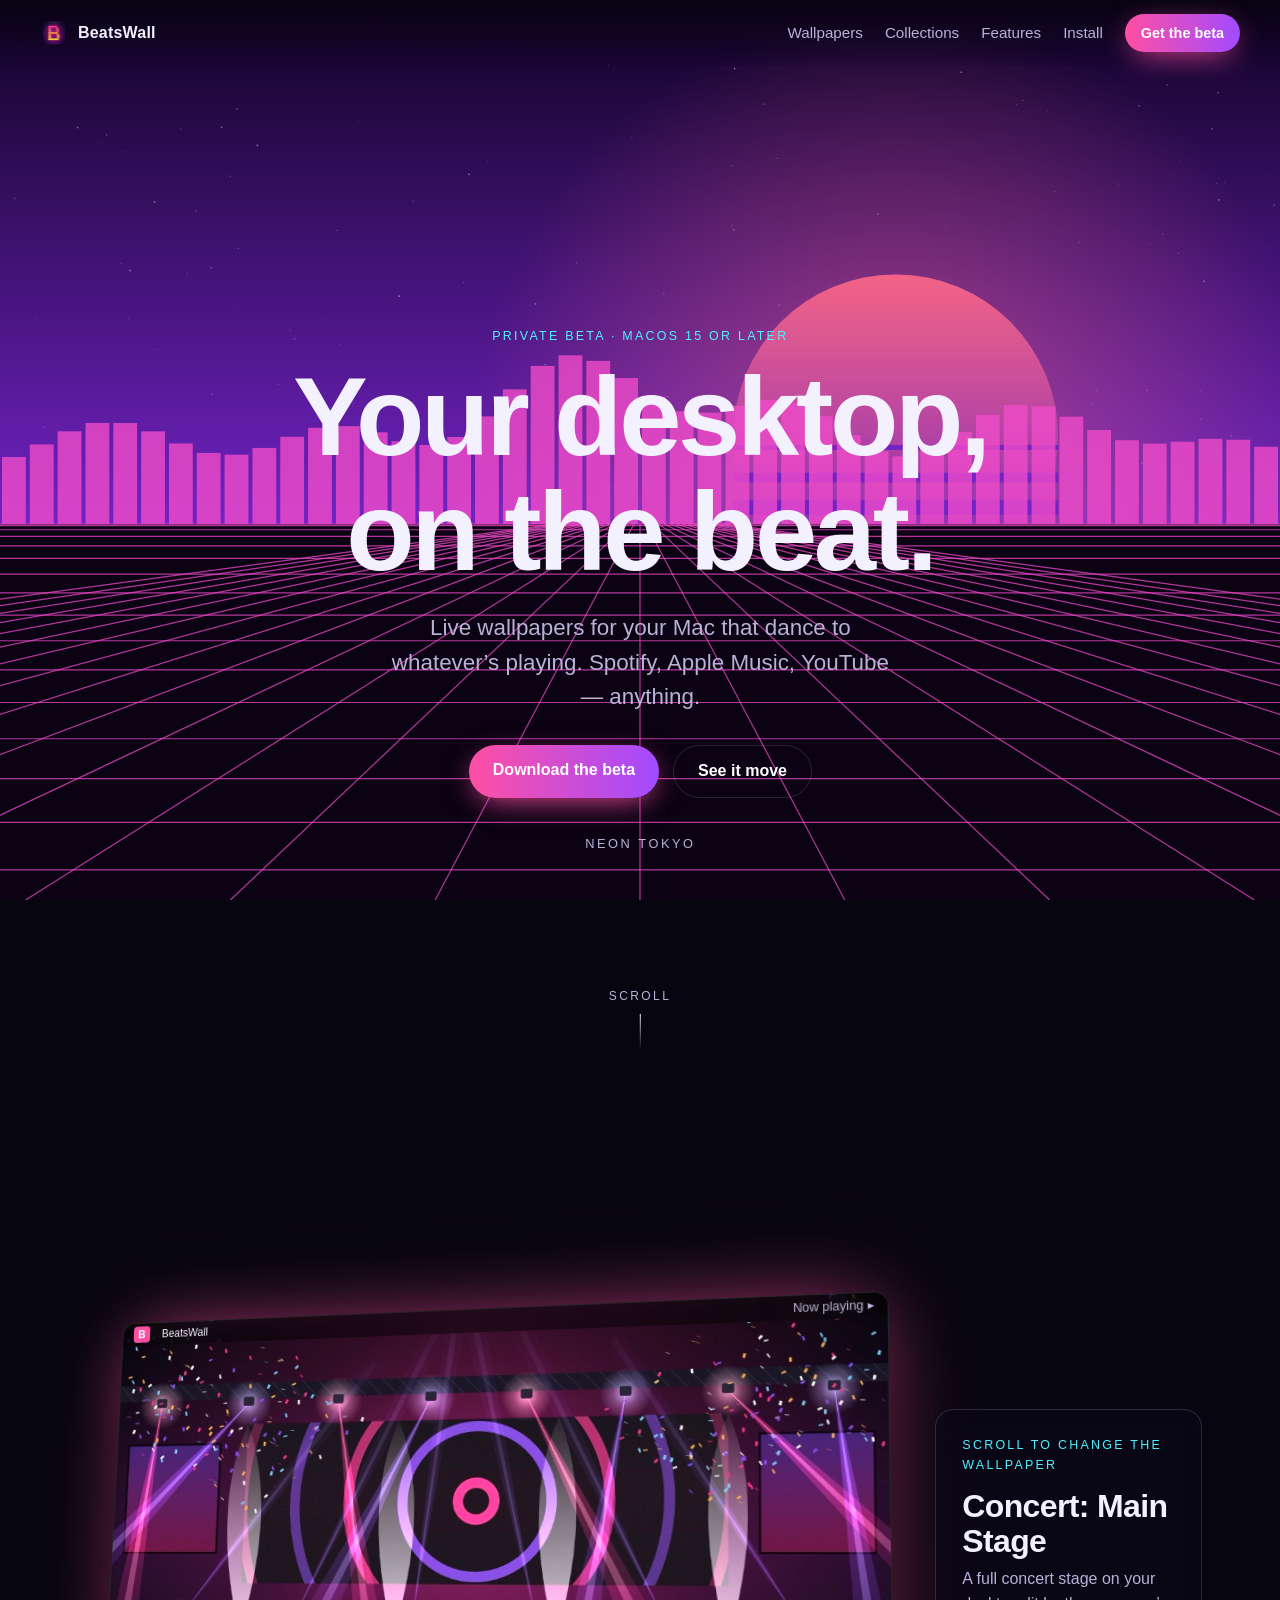
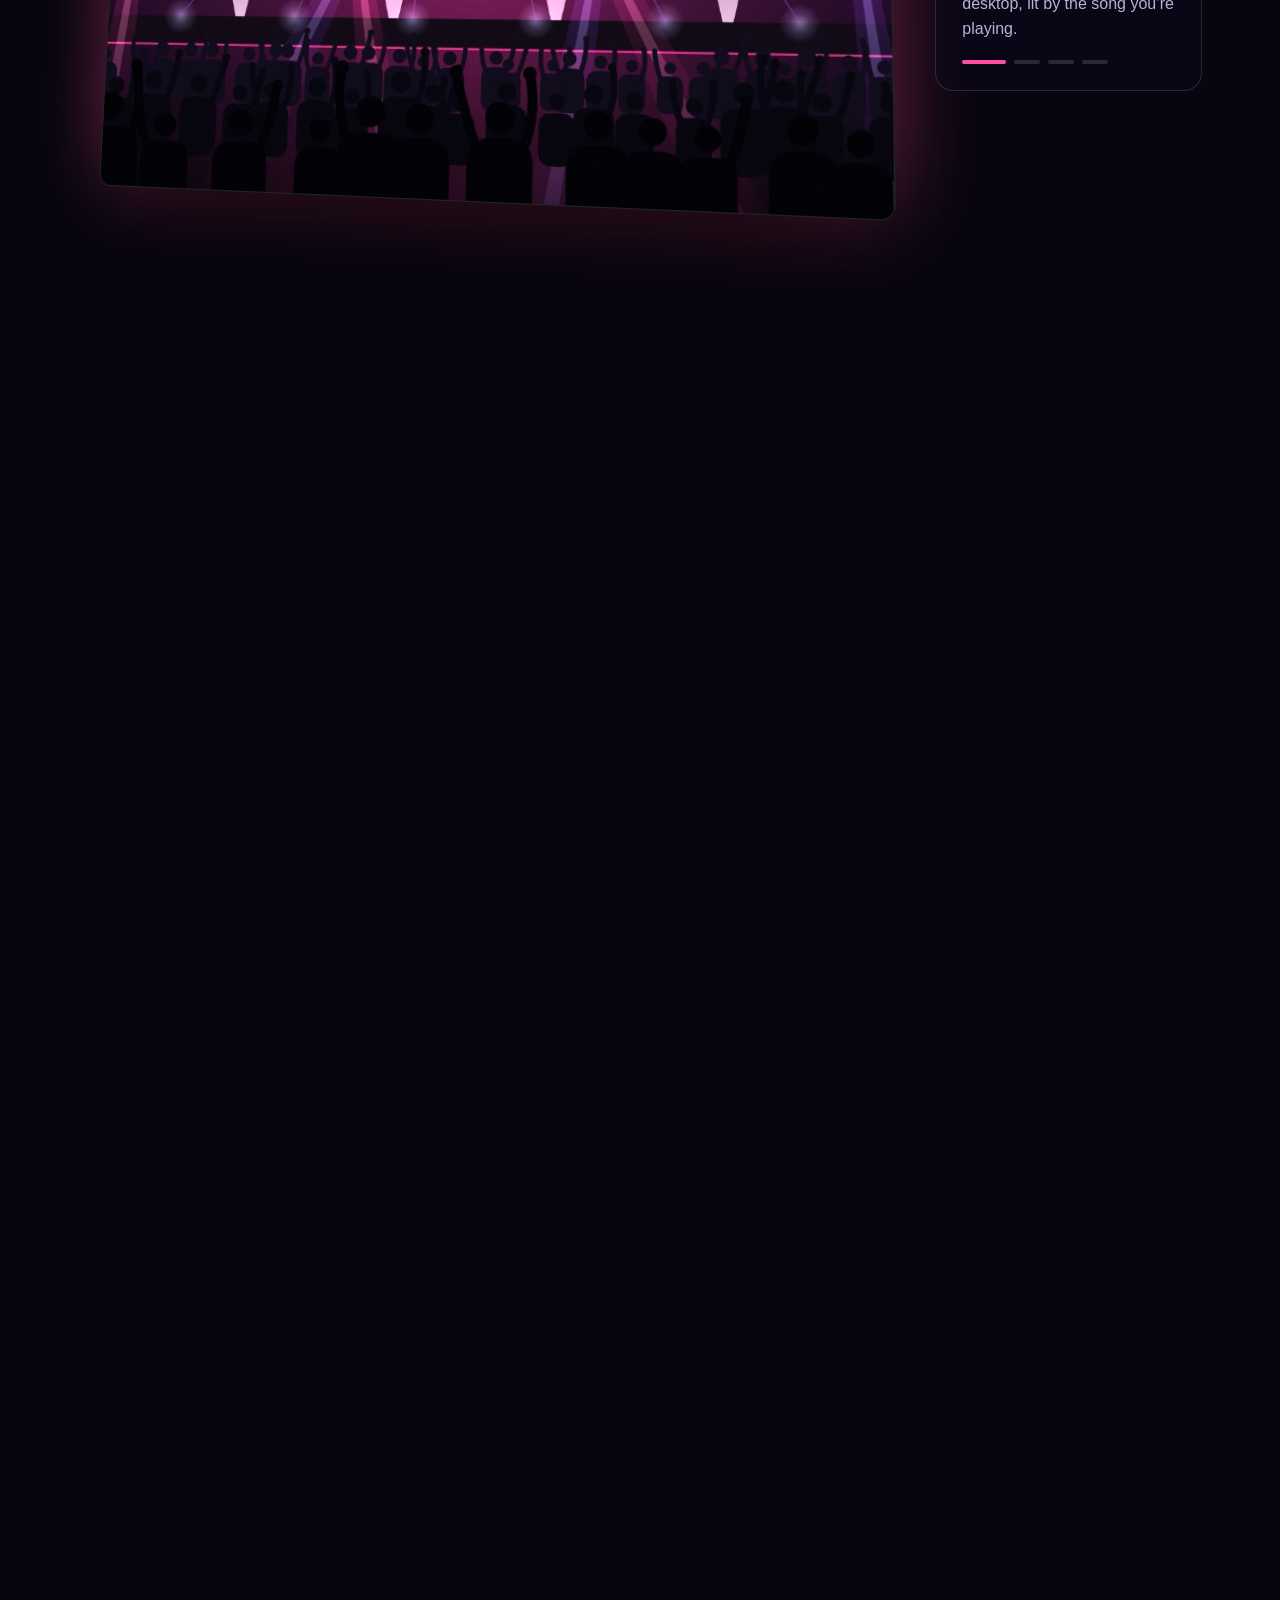
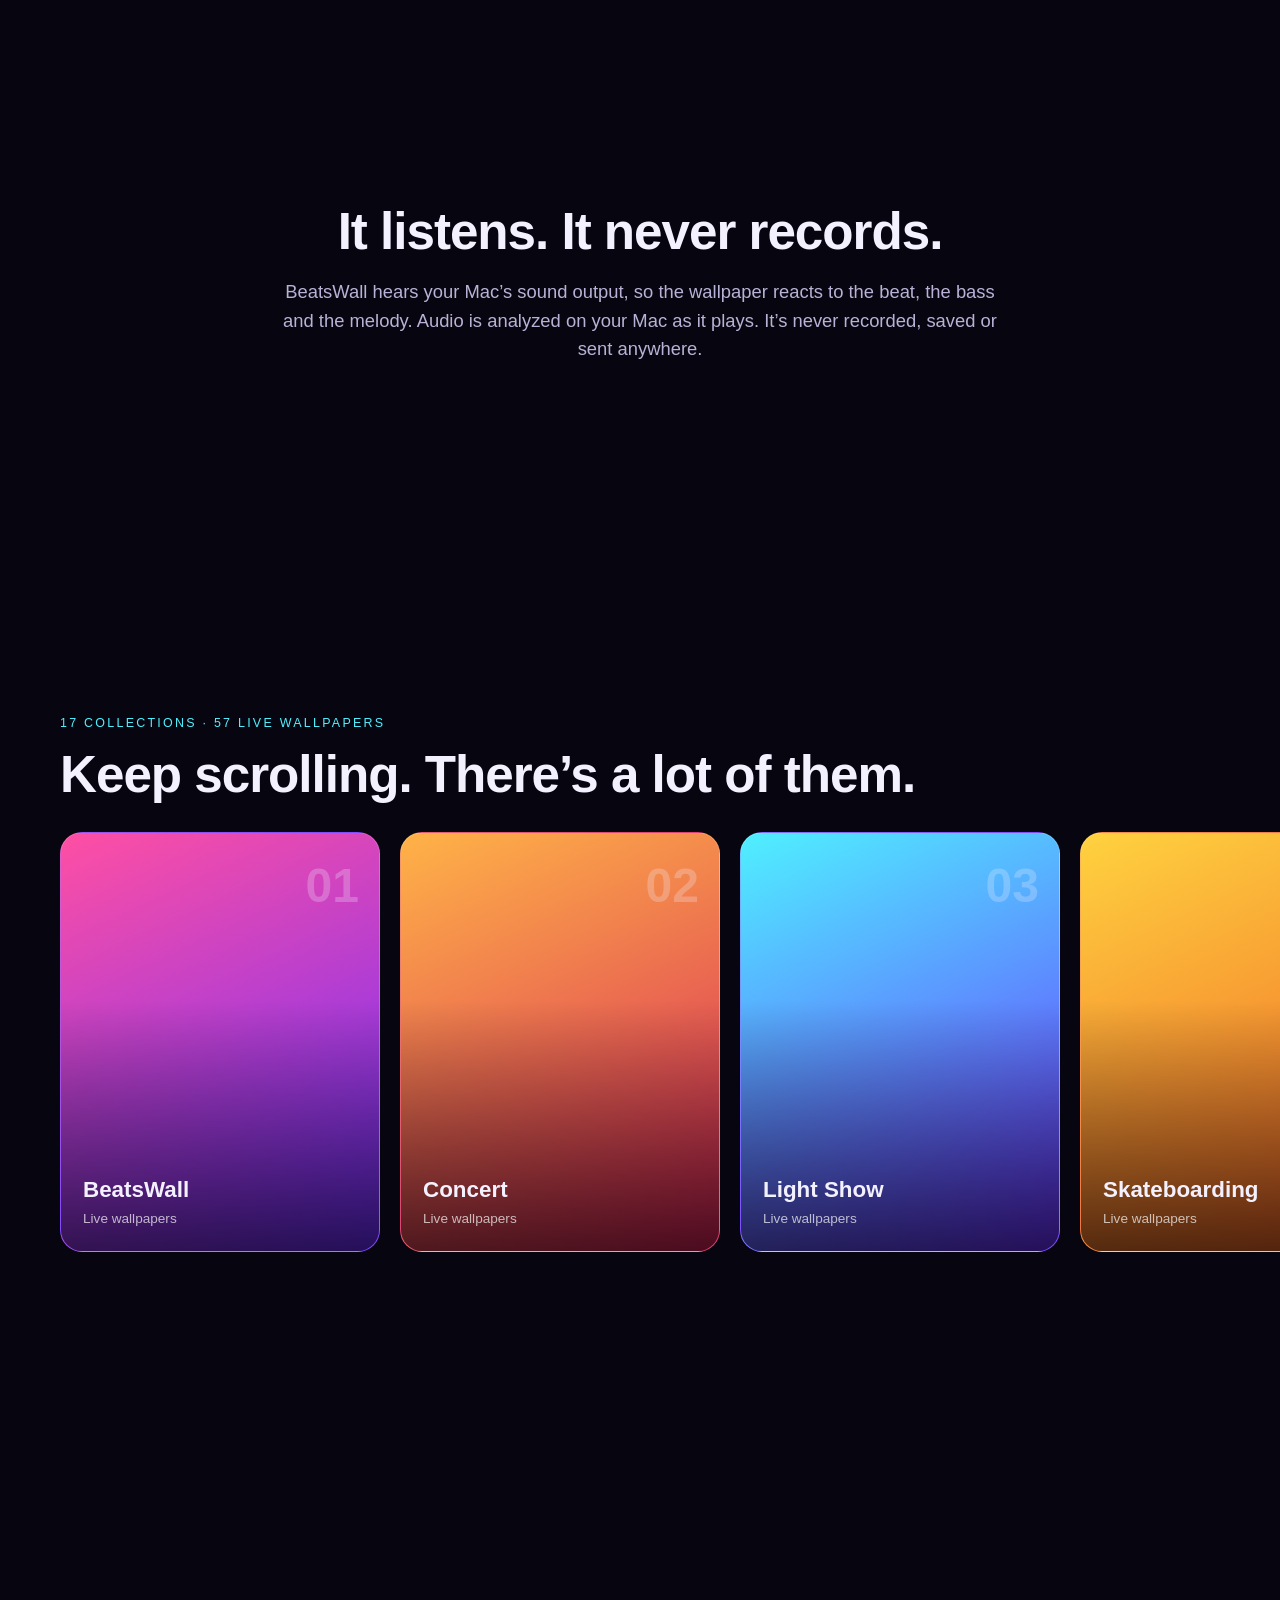
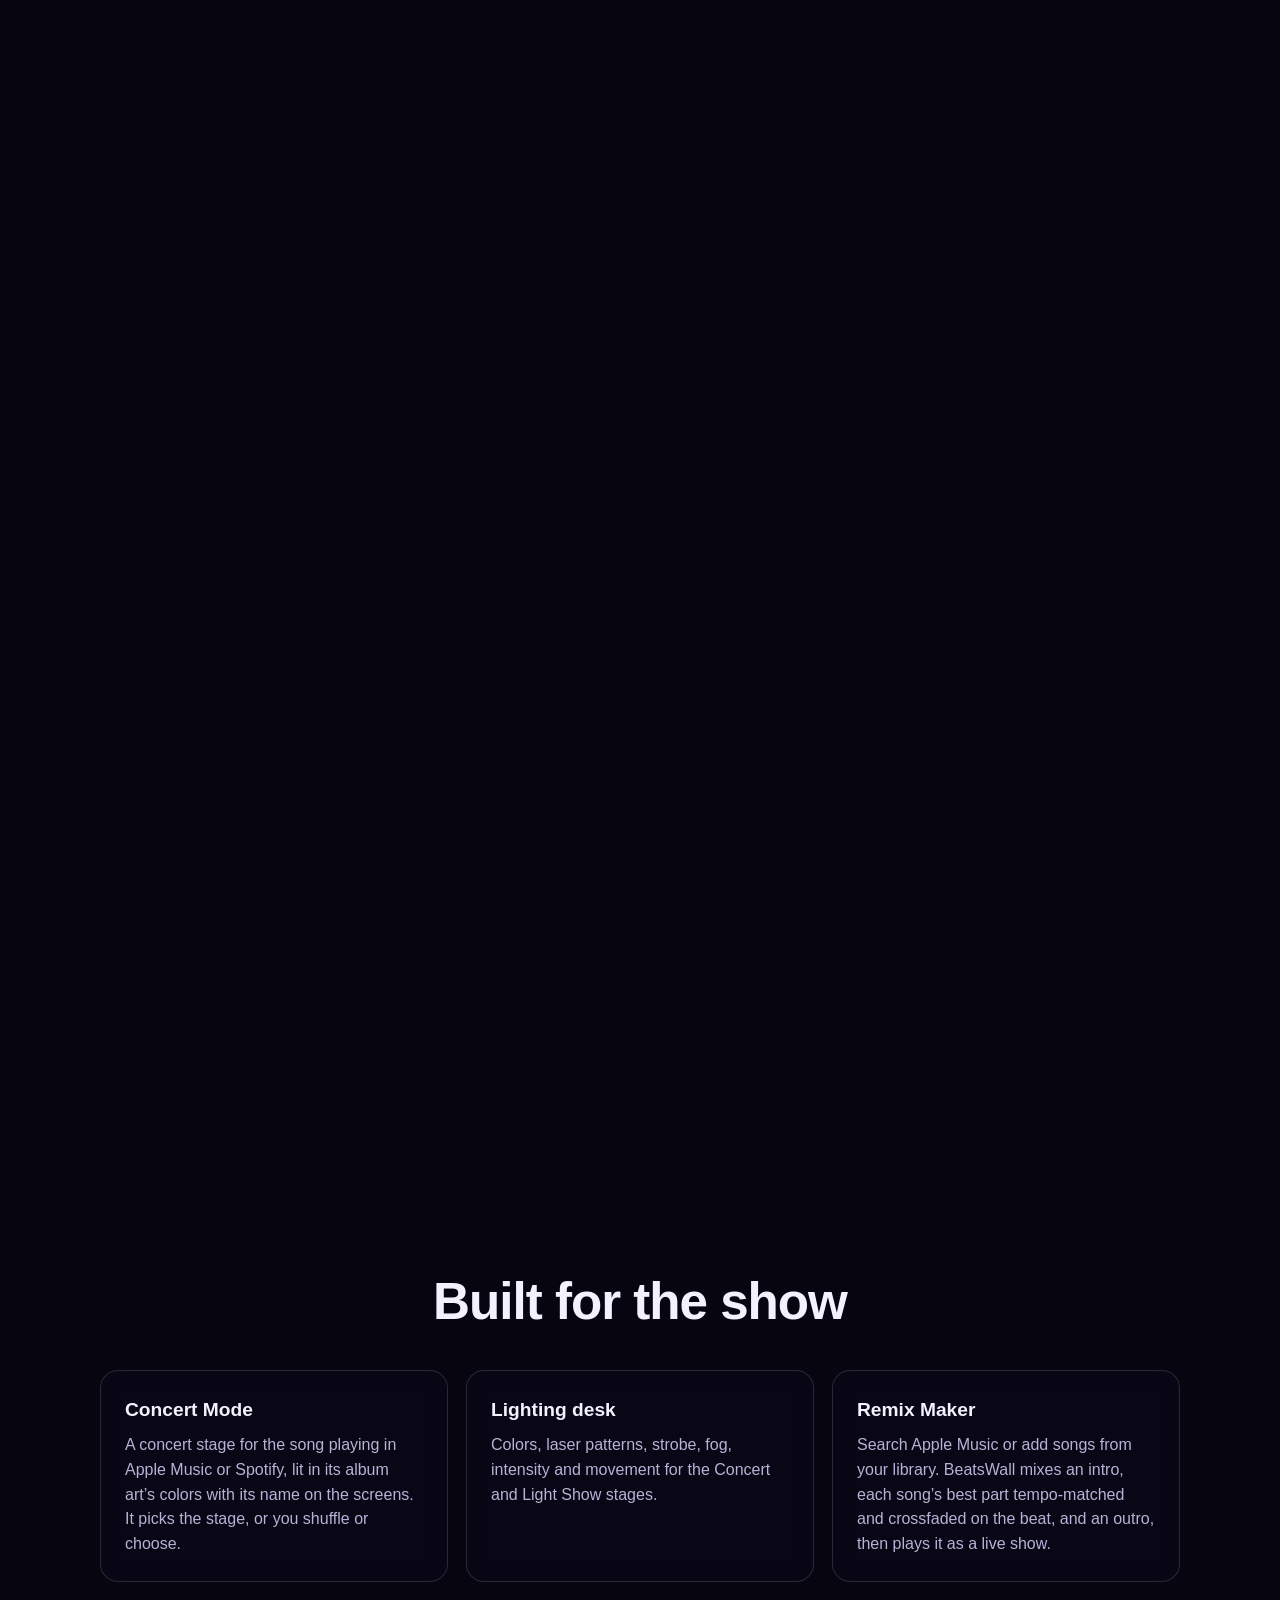
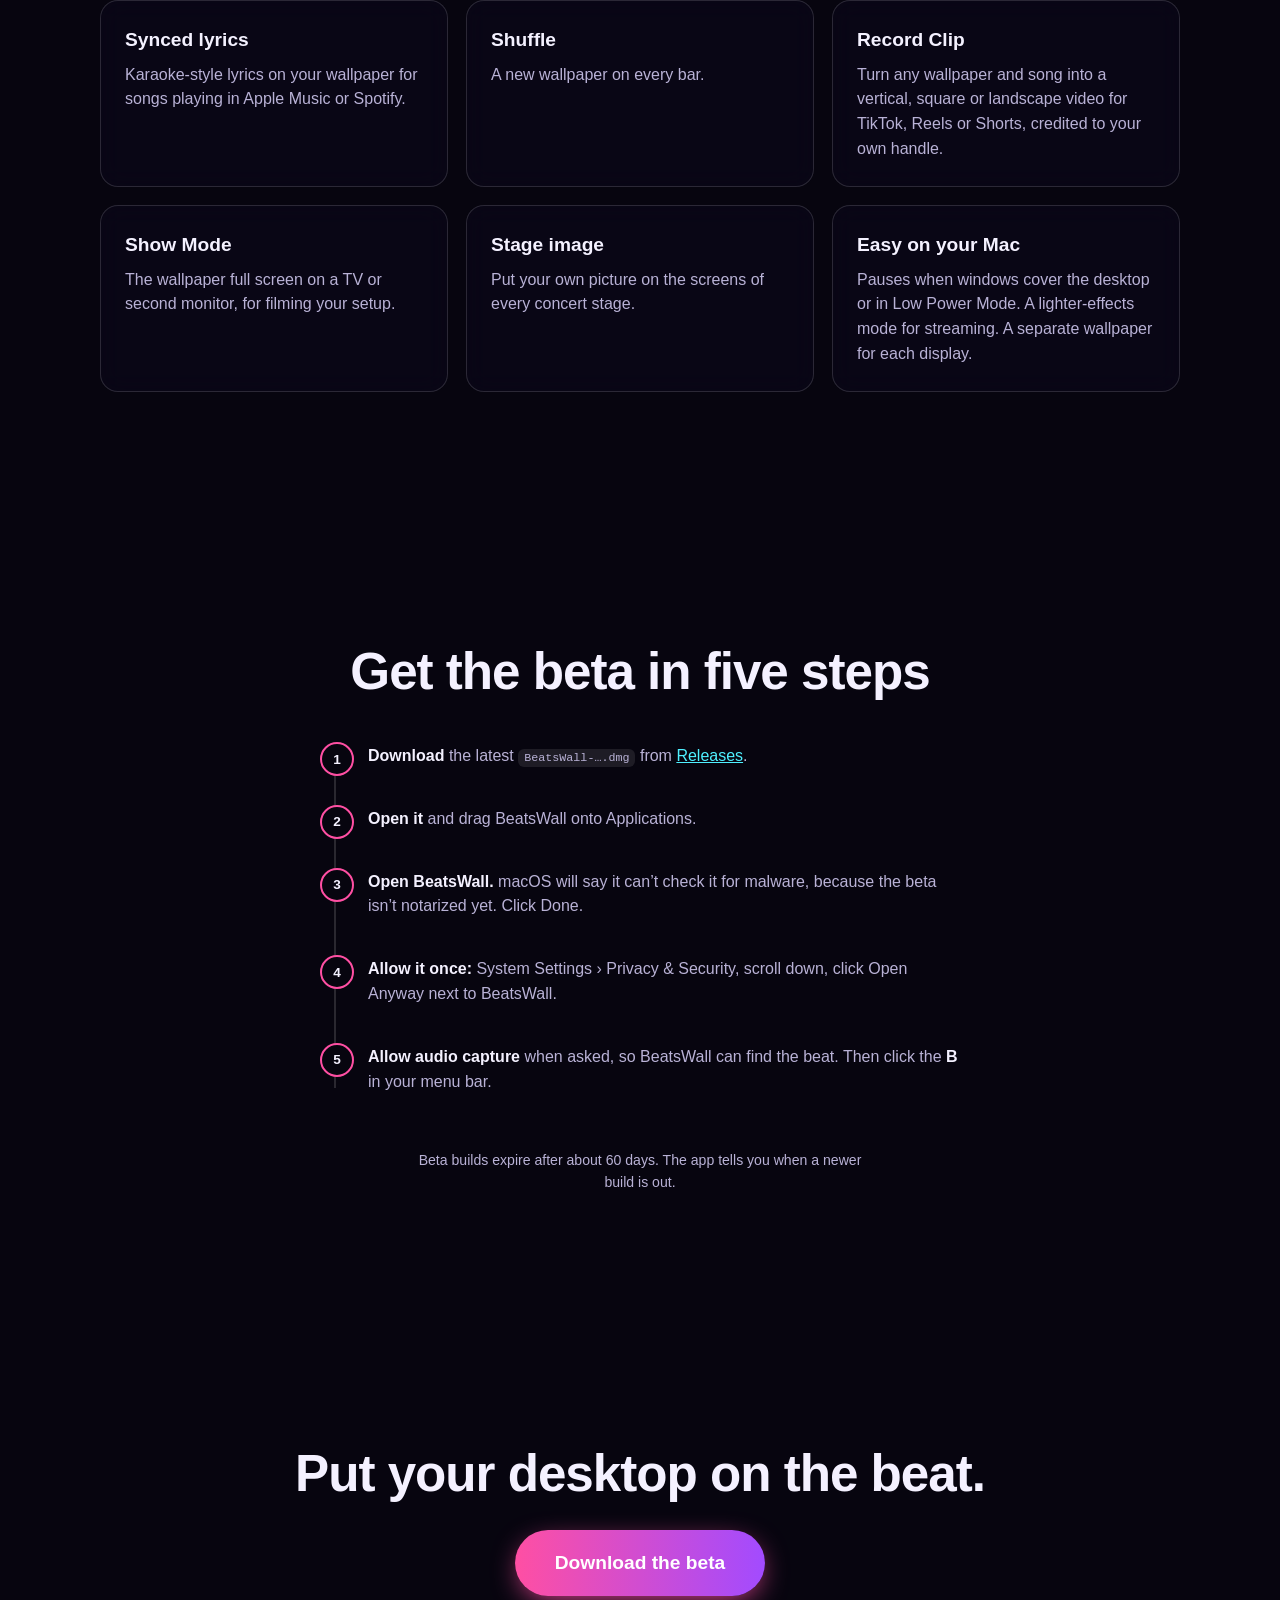
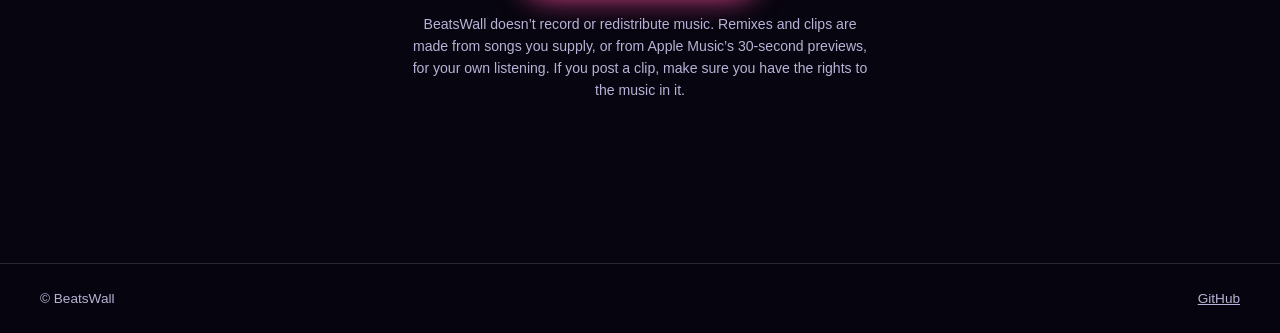
<file: site/index.html>
<!doctype html>
<html lang="en">
<head>
<meta charset="utf-8">
<meta name="viewport" content="width=device-width, initial-scale=1">
<title>BeatsWall — Live wallpapers that dance to your music</title>
<meta name="description" content="Live wallpapers for your Mac that dance to whatever's playing. 17 collections, 57 live wallpapers. macOS 15 or later. Private beta.">
<link rel="icon" href="images/icon.png">
<link rel="stylesheet" href="style.css">
</head>
<body>
<canvas id="wall" aria-hidden="true"></canvas>
<div class="progress" id="progress" aria-hidden="true"></div>

<header class="nav">
  <a class="brand" href="#top"><img src="images/icon.png" alt="" width="28" height="28"> BeatsWall</a>
  <nav>
    <a href="#desktop">Wallpapers</a>
    <a href="#collections">Collections</a>
    <a href="#features">Features</a>
    <a href="#install">Install</a>
    <a class="btn small" href="https://github.com/dallinskinner/BeatsWall/releases/latest">Get the beta</a>
  </nav>
</header>

<main id="top">
  <section class="hero">
    <div class="hero-inner" id="heroInner">
      <p class="eyebrow">Private beta · macOS 15 or later</p>
      <h1>Your desktop,<br>on the beat.</h1>
      <p class="lede">Live wallpapers for your Mac that dance to whatever’s playing. Spotify, Apple Music, YouTube — anything.</p>
      <div class="cta">
        <a class="btn" href="https://github.com/dallinskinner/BeatsWall/releases/latest">Download the beta</a>
        <a class="btn ghost" href="#desktop">See it move</a>
      </div>
      <p class="scene-name" id="sceneName">Synthwave</p>
    </div>
    <div class="scroll-hint" aria-hidden="true">Scroll <span></span></div>
  </section>

  <section class="pin" id="desktop" data-steps="4">
    <div class="sticky">
      <div class="mac" id="mac">
        <div class="menubar"><span class="b">B</span><span>BeatsWall</span><span class="dim">Now playing ▸</span></div>
        <div class="screens">
          <img class="shot on" src="images/main-stage.jpg" alt="Concert: Main Stage wallpaper">
          <img class="shot" src="images/outrun-grid.jpg" alt="Synthwave: Outrun Grid wallpaper">
          <img class="shot" src="images/beat-b.jpg" alt="BeatsWall: Beat B wallpaper">
          <img class="shot" src="images/woofie.jpg" alt="BeatsWall: Woofie wallpaper">
        </div>
      </div>
      <div class="caption">
        <p class="eyebrow">Scroll to change the wallpaper</p>
        <h2 id="capTitle">Concert: Main Stage</h2>
        <p id="capText">A full concert stage on your desktop, lit by the song you’re playing.</p>
        <div class="dots" id="dots"><i class="on"></i><i></i><i></i><i></i></div>
      </div>
    </div>
  </section>

  <section class="band reveal">
    <h2>It listens. It never records.</h2>
    <p>BeatsWall hears your Mac’s sound output, so the wallpaper reacts to the beat, the bass and the melody. Audio is analyzed on your Mac as it plays. It’s never recorded, saved or sent anywhere.</p>
  </section>

  <section class="hpin" id="collections" data-count="17">
    <div class="sticky">
      <div class="hhead">
        <p class="eyebrow">17 collections · 57 live wallpapers</p>
        <h2>Keep scrolling. There’s a lot of them.</h2>
      </div>
      <div class="track" id="track"></div>
    </div>
  </section>

  <section class="features" id="features">
    <h2 class="reveal">Built for the show</h2>
    <div class="grid">
      <article class="card reveal"><h3>Concert Mode</h3><p>A concert stage for the song playing in Apple Music or Spotify, lit in its album art’s colors with its name on the screens. It picks the stage, or you shuffle or choose.</p></article>
      <article class="card reveal"><h3>Lighting desk</h3><p>Colors, laser patterns, strobe, fog, intensity and movement for the Concert and Light Show stages.</p></article>
      <article class="card reveal"><h3>Remix Maker</h3><p>Search Apple Music or add songs from your library. BeatsWall mixes an intro, each song’s best part tempo-matched and crossfaded on the beat, and an outro, then plays it as a live show.</p></article>
      <article class="card reveal"><h3>Synced lyrics</h3><p>Karaoke-style lyrics on your wallpaper for songs playing in Apple Music or Spotify.</p></article>
      <article class="card reveal"><h3>Shuffle</h3><p>A new wallpaper on every bar.</p></article>
      <article class="card reveal"><h3>Record Clip</h3><p>Turn any wallpaper and song into a vertical, square or landscape video for TikTok, Reels or Shorts, credited to your own handle.</p></article>
      <article class="card reveal"><h3>Show Mode</h3><p>The wallpaper full screen on a TV or second monitor, for filming your setup.</p></article>
      <article class="card reveal"><h3>Stage image</h3><p>Put your own picture on the screens of every concert stage.</p></article>
      <article class="card reveal"><h3>Easy on your Mac</h3><p>Pauses when windows cover the desktop or in Low Power Mode. A lighter-effects mode for streaming. A separate wallpaper for each display.</p></article>
    </div>
  </section>

  <section class="install" id="install">
    <h2 class="reveal">Get the beta in five steps</h2>
    <div class="steps" id="steps">
      <div class="line"><div class="fill" id="lineFill"></div></div>
      <ol>
        <li class="reveal"><b>Download</b> the latest <code>BeatsWall-….dmg</code> from <a href="https://github.com/dallinskinner/BeatsWall/releases/latest">Releases</a>.</li>
        <li class="reveal"><b>Open it</b> and drag BeatsWall onto Applications.</li>
        <li class="reveal"><b>Open BeatsWall.</b> macOS will say it can’t check it for malware, because the beta isn’t notarized yet. Click Done.</li>
        <li class="reveal"><b>Allow it once:</b> System Settings › Privacy &amp; Security, scroll down, click Open Anyway next to BeatsWall.</li>
        <li class="reveal"><b>Allow audio capture</b> when asked, so BeatsWall can find the beat. Then click the <b>B</b> in your menu bar.</li>
      </ol>
    </div>
    <p class="fine reveal">Beta builds expire after about 60 days. The app tells you when a newer build is out.</p>
  </section>

  <section class="final reveal">
    <h2>Put your desktop on the beat.</h2>
    <a class="btn big" href="https://github.com/dallinskinner/BeatsWall/releases/latest">Download the beta</a>
    <p class="fine">BeatsWall doesn’t record or redistribute music. Remixes and clips are made from songs you supply, or from Apple Music’s 30-second previews, for your own listening. If you post a clip, make sure you have the rights to the music in it.</p>
  </section>
</main>

<footer class="foot">
  <span>© BeatsWall</span>
  <a href="https://github.com/dallinskinner/BeatsWall">GitHub</a>
</footer>

<script src="script.js"></script>
</body>
</html>
</file>
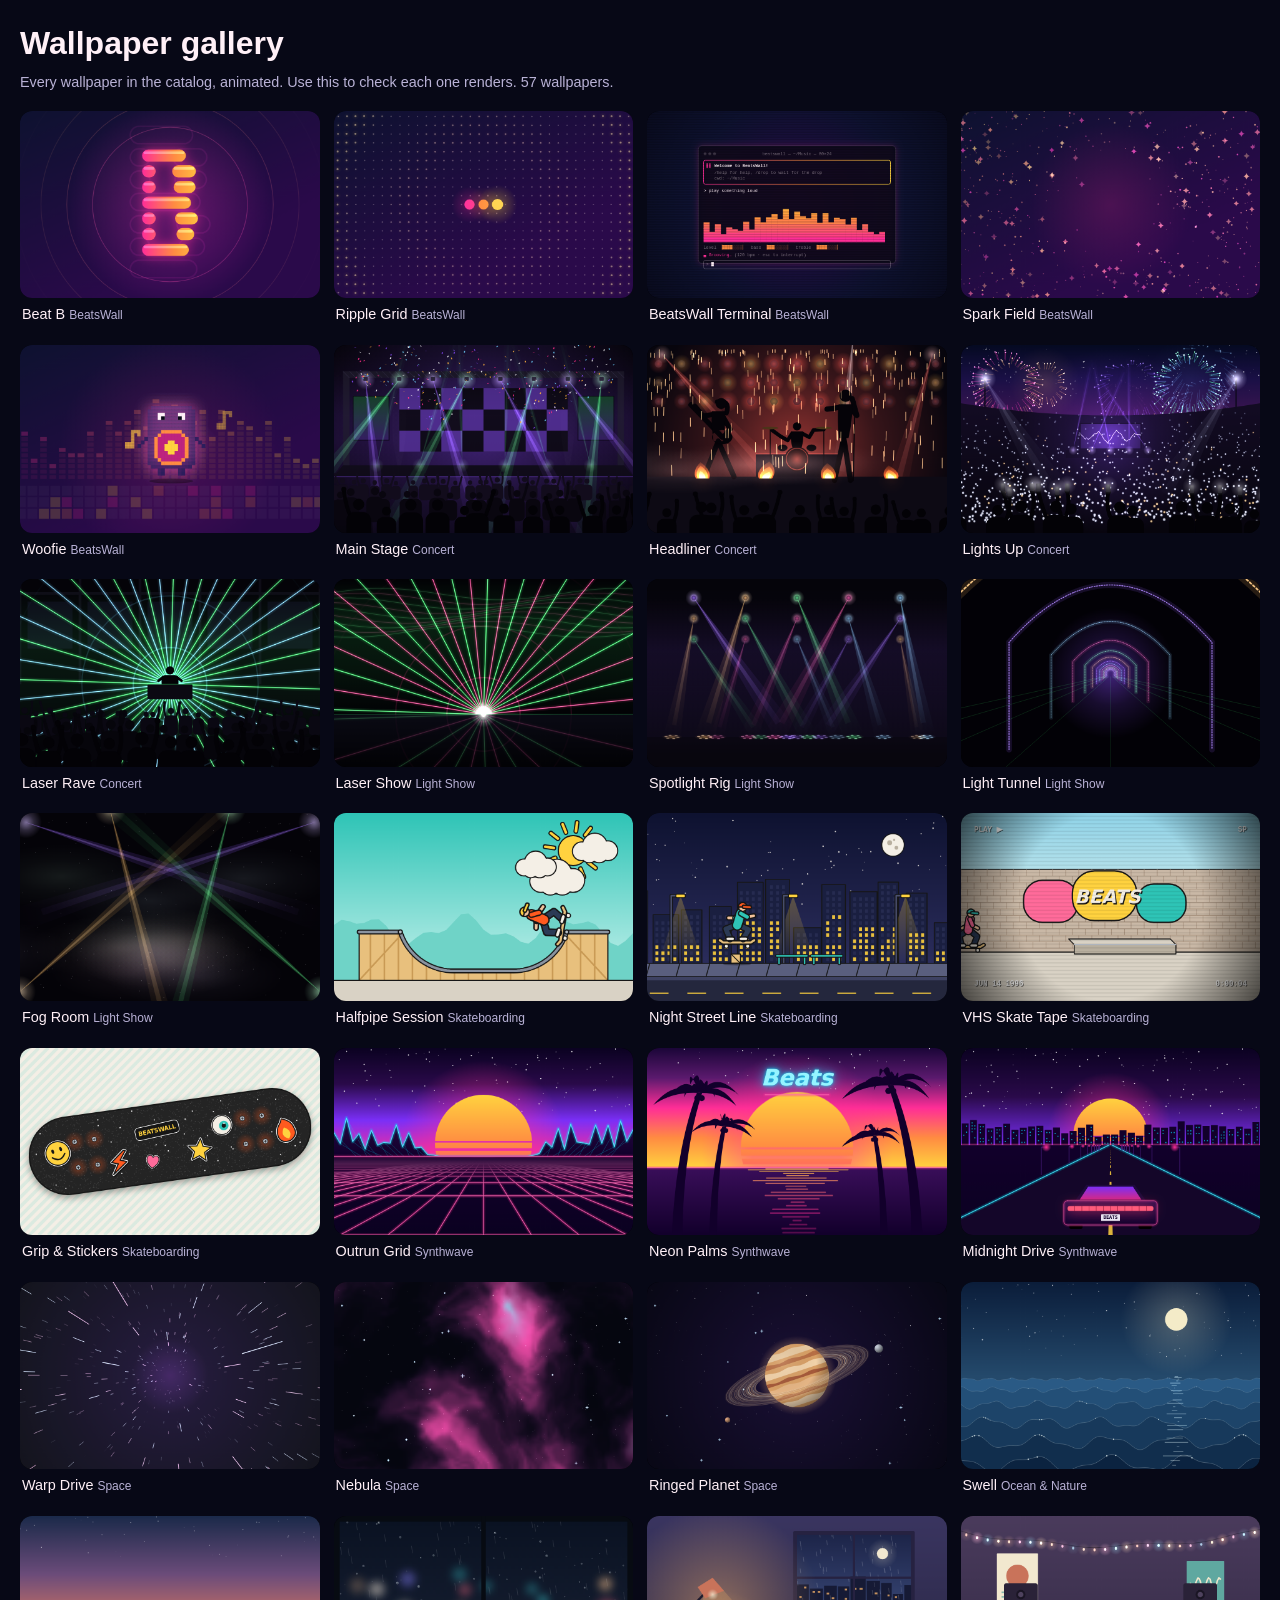
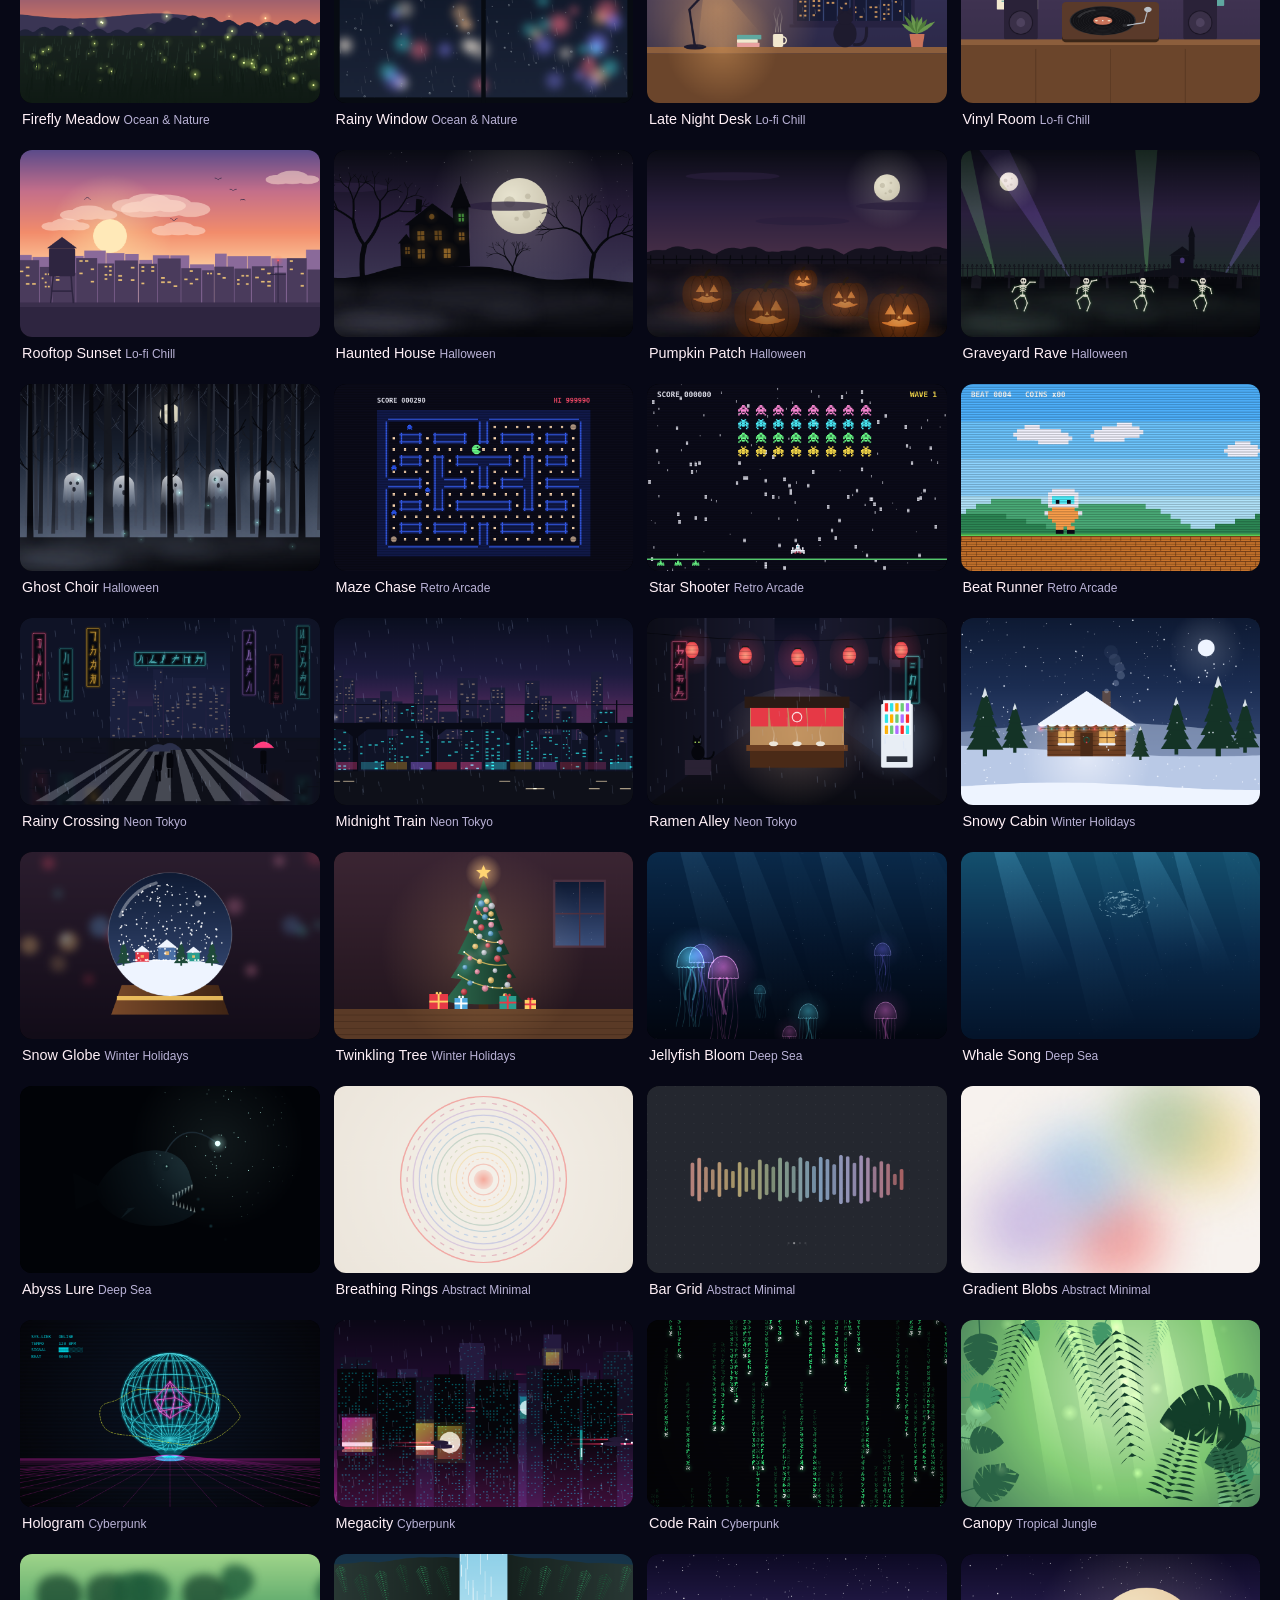
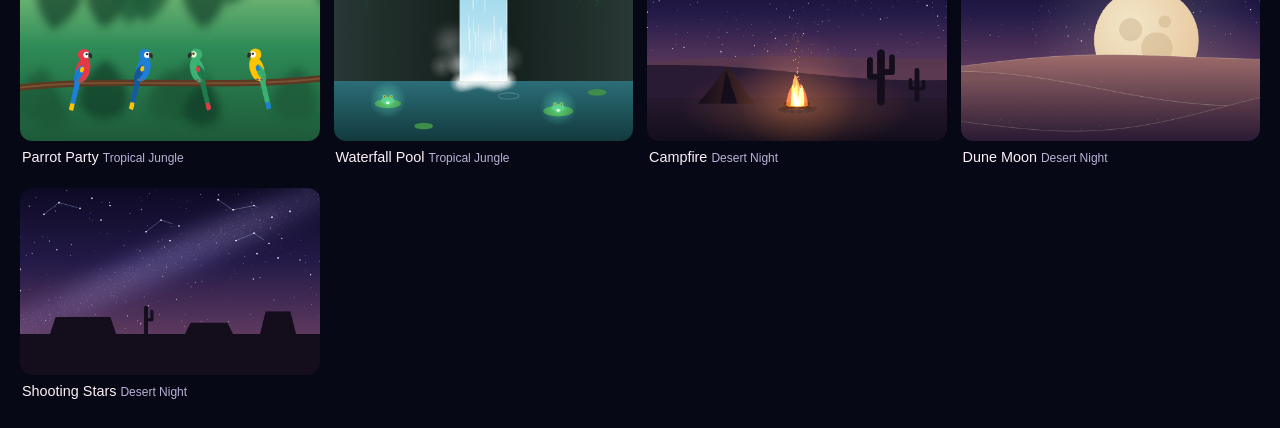
<file: karaoke/console/gallery.html>
<!doctype html>
<html lang="en">
<head>
<meta charset="utf-8">
<meta name="viewport" content="width=device-width, initial-scale=1">
<title>Wallpaper gallery (dev)</title>
<link rel="stylesheet" href="../shared/ui.css">
<style>
body{padding:20px}
h1{margin-bottom:6px}
.grid{display:grid;grid-template-columns:repeat(auto-fill,minmax(260px,1fr));gap:14px;margin-top:18px}
figure canvas{width:100%;height:auto;border-radius:12px;display:block;background:#000}
figcaption{padding:6px 2px;font-size:.9rem}figcaption small{color:var(--dim)}
.err{color:#ff8a8a}
</style>
</head>
<body>
<h1>Wallpaper gallery</h1>
<p class="hint">Every wallpaper in the catalog, animated. Use this to check each one renders. <span id="count"></span></p>
<div class="grid" id="grid"></div>
<script type="module">
import { allWallpapers } from '../shared/wallpapers/index.js';
import { readAudio } from '../shared/audio.js';
const grid = document.getElementById('grid'), items = [];
for (const w of allWallpapers()) {
  const fig = document.createElement('figure'), cv = document.createElement('canvas'), cap = document.createElement('figcaption');
  cv.width = 480; cv.height = 300;
  cap.textContent = w.name + ' '; const sm = document.createElement('small'); sm.textContent = w.collection.name; cap.append(sm);
  fig.append(cv, cap); grid.append(fig);
  const item = { ctx: cv.getContext('2d'), inst: w.make(), cap, bad: false, visible: !('IntersectionObserver' in window) };
  items.push(item);
  if (!item.visible) new IntersectionObserver(([e]) => { item.visible = e.isIntersecting; }).observe(cv);
}
document.getElementById('count').textContent = items.length + ' wallpapers.';
function loop(now) {
  const t = now / 1000, audio = readAudio(t);
  for (const it of items) {
    if (it.bad || !it.visible) continue; // only animate what is on screen
    try { it.inst.draw(it.ctx, 480, 300, { time: t, audio }); }
    catch (e) { it.bad = true; it.cap.classList.add('err'); it.cap.textContent += ' FAILED: ' + e.message; console.error(e); }
  }
  requestAnimationFrame(loop);
}
requestAnimationFrame(loop);
</script>
</body>
</html>
</file>
<file: site/style.css>
:root{
  --bg:#07050f; --fg:#f4f1ff; --dim:#b9b2d6; --accent:#ff4fa3; --accent2:#4ff0ff;
  --glass:rgba(12,8,28,.55); --line:rgba(255,255,255,.14);
}
*{box-sizing:border-box;margin:0}
html{scroll-behavior:smooth}
body{background:var(--bg);color:var(--fg);font-family:-apple-system,BlinkMacSystemFont,"SF Pro Display","Segoe UI",Roboto,sans-serif;line-height:1.55;overflow-x:hidden;-webkit-font-smoothing:antialiased}
a{color:inherit}
#wall{position:fixed;inset:0;width:100vw;height:100vh;z-index:-1;display:block}
.progress{position:fixed;top:0;left:0;height:3px;width:100%;transform-origin:0 50%;transform:scaleX(0);background:linear-gradient(90deg,var(--accent),var(--accent2));z-index:50}

.nav{position:fixed;top:0;left:0;right:0;z-index:40;display:flex;justify-content:space-between;align-items:center;padding:14px clamp(16px,4vw,40px);backdrop-filter:blur(14px);background:linear-gradient(#07050fcc,#07050f00)}
.brand{display:flex;gap:10px;align-items:center;font-weight:700;text-decoration:none;letter-spacing:.2px}
.brand img{border-radius:7px}
.nav nav{display:flex;gap:22px;align-items:center;font-size:.95rem}
.nav nav a{text-decoration:none;color:var(--dim)}
.nav nav a:hover{color:var(--fg)}

.btn{display:inline-block;padding:13px 24px;border-radius:999px;background:linear-gradient(90deg,var(--accent),#a24bff);color:#fff!important;font-weight:700;text-decoration:none;box-shadow:0 8px 30px -8px var(--accent);transition:transform .2s}
.btn:hover{transform:translateY(-2px) scale(1.03)}
.btn.small{padding:8px 16px;font-size:.9rem;color:#fff}
.btn.big{padding:18px 40px;font-size:1.2rem}
.btn.ghost{background:transparent;border:1px solid var(--line);box-shadow:none}

h1{font-size:clamp(2.8rem,9vw,7rem);line-height:1.02;letter-spacing:-.03em}
h2{font-size:clamp(1.8rem,4.5vw,3.2rem);line-height:1.1;letter-spacing:-.02em}
.eyebrow{text-transform:uppercase;letter-spacing:.18em;font-size:.78rem;color:var(--accent2);margin-bottom:14px}
.fine{color:var(--dim);font-size:.88rem;max-width:60ch;margin:18px auto 0}

.hero{min-height:120vh;display:flex;align-items:center;justify-content:center;text-align:center;padding:120px 20px 20px;position:relative}
.hero-inner{will-change:transform,opacity;max-width:900px}
.lede{font-size:clamp(1.05rem,2vw,1.4rem);color:var(--dim);margin:22px auto 30px;max-width:40ch}
.cta{display:flex;gap:14px;justify-content:center;flex-wrap:wrap}
.scene-name{margin-top:36px;font-size:.8rem;letter-spacing:.2em;text-transform:uppercase;color:var(--dim)}
.scroll-hint{position:absolute;bottom:30px;left:50%;transform:translateX(-50%);font-size:.75rem;letter-spacing:.2em;text-transform:uppercase;color:var(--dim);display:flex;flex-direction:column;align-items:center;gap:8px}
.scroll-hint span{width:1px;height:36px;background:linear-gradient(var(--fg),transparent);animation:drip 1.6s infinite}
@keyframes drip{0%{transform:scaleY(0);transform-origin:top}50%{transform:scaleY(1);transform-origin:top}51%{transform-origin:bottom}100%{transform:scaleY(0);transform-origin:bottom}}

/* pinned desktop section */
.pin{height:420vh;position:relative}
.sticky{position:sticky;top:0;height:100vh;display:flex;align-items:center;justify-content:center;gap:clamp(20px,5vw,70px);padding:70px clamp(16px,5vw,60px) 30px;overflow:hidden}
.mac{width:min(62vw,860px);aspect-ratio:16/10;border-radius:14px;overflow:hidden;border:1px solid var(--line);box-shadow:0 40px 100px -20px #000,0 0 80px -20px var(--accent);background:#000;will-change:transform;position:relative}
.menubar{position:absolute;top:0;left:0;right:0;height:24px;z-index:2;display:flex;gap:14px;align-items:center;padding:0 12px;font-size:12px;background:rgba(0,0,0,.45);backdrop-filter:blur(10px)}
.menubar .b{font-weight:800;background:var(--accent);border-radius:4px;padding:0 5px;color:#fff}
.menubar .dim{margin-left:auto;color:var(--dim)}
.screens{position:absolute;inset:0}
.shot{position:absolute;inset:0;width:100%;height:100%;object-fit:cover;opacity:0;transform:scale(1.08);transition:opacity .7s,transform 1.2s}
.shot.on{opacity:1;transform:scale(1)}
.caption{max-width:30ch;background:var(--glass);backdrop-filter:blur(12px);border:1px solid var(--line);border-radius:18px;padding:26px}
.caption h2{font-size:clamp(1.4rem,2.6vw,2rem);margin-bottom:8px}
.caption p:not(.eyebrow){color:var(--dim)}
.dots{display:flex;gap:8px;margin-top:18px}
.dots i{width:26px;height:4px;border-radius:2px;background:var(--line);transition:background .3s,width .3s}
.dots i.on{background:var(--accent);width:44px}

.band{padding:16vh 20px;text-align:center;max-width:760px;margin:0 auto}
.band p{color:var(--dim);margin-top:18px;font-size:1.15rem}

/* horizontal scroller */
.hpin{position:relative}
.hpin .sticky{flex-direction:column;align-items:flex-start;justify-content:center;gap:28px;padding:80px 0 30px}
.hhead{padding:0 clamp(16px,5vw,60px)}
.track{display:flex;gap:20px;padding:0 clamp(16px,5vw,60px);will-change:transform}
.ccard{flex:0 0 clamp(220px,26vw,320px);height:clamp(280px,48vh,420px);border-radius:22px;padding:22px;display:flex;flex-direction:column;justify-content:flex-end;position:relative;overflow:hidden;border:1px solid var(--line)}
.ccard::after{content:"";position:absolute;inset:0;background:linear-gradient(transparent 40%,rgba(0,0,0,.65))}
.ccard b,.ccard span{position:relative;z-index:1}
.ccard b{font-size:1.4rem}
.ccard span{font-size:.85rem;color:#ffffffb0}
.ccard .n{position:absolute;top:16px;right:20px;font-size:3rem;font-weight:800;opacity:.25;z-index:1}

.features,.install,.final{padding:14vh clamp(16px,5vw,60px);max-width:1200px;margin:0 auto;text-align:center}
.grid{display:grid;grid-template-columns:repeat(auto-fit,minmax(260px,1fr));gap:18px;margin-top:40px;text-align:left}
.card{background:var(--glass);backdrop-filter:blur(12px);border:1px solid var(--line);border-radius:18px;padding:24px}
.card h3{margin-bottom:8px;font-size:1.2rem}
.card p{color:var(--dim)}

.steps{position:relative;max-width:640px;margin:44px auto 0;text-align:left;padding-left:48px}
.steps ol{list-style:none;padding:0;counter-reset:s}
.steps li{counter-increment:s;position:relative;padding:0 0 38px;background:none;color:var(--dim)}
.steps li b{color:var(--fg)}
.steps li::before{content:counter(s);position:absolute;left:-48px;top:-2px;width:30px;height:30px;border-radius:50%;background:var(--bg);border:2px solid var(--accent);display:grid;place-items:center;font-size:.85rem;font-weight:700;color:var(--fg);z-index:1}
.steps .line{position:absolute;left:14px;top:6px;bottom:44px;width:2px;background:var(--line)}
.steps .fill{width:100%;height:0;background:linear-gradient(var(--accent),var(--accent2))}
code{background:#ffffff18;padding:2px 6px;border-radius:6px;font-size:.9em}
.install a{color:var(--accent2)}
.final{padding-bottom:18vh}
.final h2{margin-bottom:28px}
.foot{display:flex;justify-content:space-between;padding:24px clamp(16px,4vw,40px);color:var(--dim);font-size:.85rem;border-top:1px solid var(--line);background:#07050fd0}

.reveal{opacity:0;transform:translateY(40px);transition:opacity .8s ease,transform .8s ease}
.reveal.in{opacity:1;transform:none}

@media (max-width:820px){
  .nav nav a:not(.btn){display:none}
  .sticky{flex-direction:column;gap:16px;padding-top:64px}
  .mac{width:min(92vw,520px)}
  .caption{max-width:min(92vw,520px);padding:18px}
}
@media (prefers-reduced-motion:reduce){
  html{scroll-behavior:auto}
  .reveal{opacity:1;transform:none;transition:none}
  .shot{transition:none}
  .scroll-hint span{animation:none}
}
</file>
<file: karaoke/shared/ui.css>
:root{--bg:#070816;--navy:#0e1230;--plum:#2a0a4a;--magenta:#ff2e97;--orange:#ff8c42;--yellow:#ffd23f;--glow:#fff0f7;--dim:#b9b2d6;--line:rgba(255,255,255,.16);--card:rgba(14,18,48,.82)}
*{box-sizing:border-box;margin:0}
[hidden]{display:none!important}
body{background:var(--bg);color:var(--glow);font-family:-apple-system,BlinkMacSystemFont,"SF Pro Display","Segoe UI",Roboto,sans-serif;line-height:1.45;-webkit-font-smoothing:antialiased}
button,input{font:inherit;color:inherit}
.btn{border:0;cursor:pointer;padding:12px 22px;border-radius:999px;font-weight:700;color:#fff;background:linear-gradient(90deg,var(--magenta),#a24bff);box-shadow:0 8px 24px -8px var(--magenta)}
.btn:disabled{opacity:.4;cursor:not-allowed}
.btn.ghost{background:transparent;border:1px solid var(--line);box-shadow:none}
.btn.big{padding:18px 40px;font-size:1.3rem}
.eyebrow{text-transform:uppercase;letter-spacing:.16em;font-size:.72rem;color:var(--yellow)}
.hint{color:var(--dim);font-size:.9rem}
input[type=text],input[type=search]{width:100%;padding:13px 16px;border-radius:12px;border:1px solid var(--line);background:rgba(255,255,255,.06);outline:none}
input:focus{border-color:var(--magenta)}
.woofie{position:relative;display:inline-block}
.woofie canvas{display:block}
.bubble{position:absolute;left:50%;bottom:100%;transform:translateX(-50%);width:max-content;max-width:min(280px,80vw);background:var(--glow);color:var(--bg);padding:10px 14px;border-radius:14px;font-weight:600;font-size:.95rem;box-shadow:0 8px 24px rgba(0,0,0,.4);z-index:5}
.bubble::after{content:"";position:absolute;top:100%;left:50%;margin-left:-8px;border:8px solid transparent;border-top-color:var(--glow)}
@media (prefers-reduced-motion:reduce){*{scroll-behavior:auto!important}}
.awards{display:grid;grid-template-columns:repeat(auto-fit,minmax(150px,1fr));gap:10px;margin:14px 0}
.award{padding:12px;border-radius:14px;border:1px solid var(--yellow);background:rgba(255,210,63,.08);text-align:center}
.award b{display:block;font-size:1.2rem;overflow-wrap:anywhere}.award small{color:var(--dim)}
.setlist{padding:0;list-style:none;display:grid;gap:6px}
.setlist li{padding:8px 12px;border-radius:10px;background:rgba(255,255,255,.06);overflow-wrap:anywhere}
.setlist small{display:block;color:var(--dim)}
</file>
